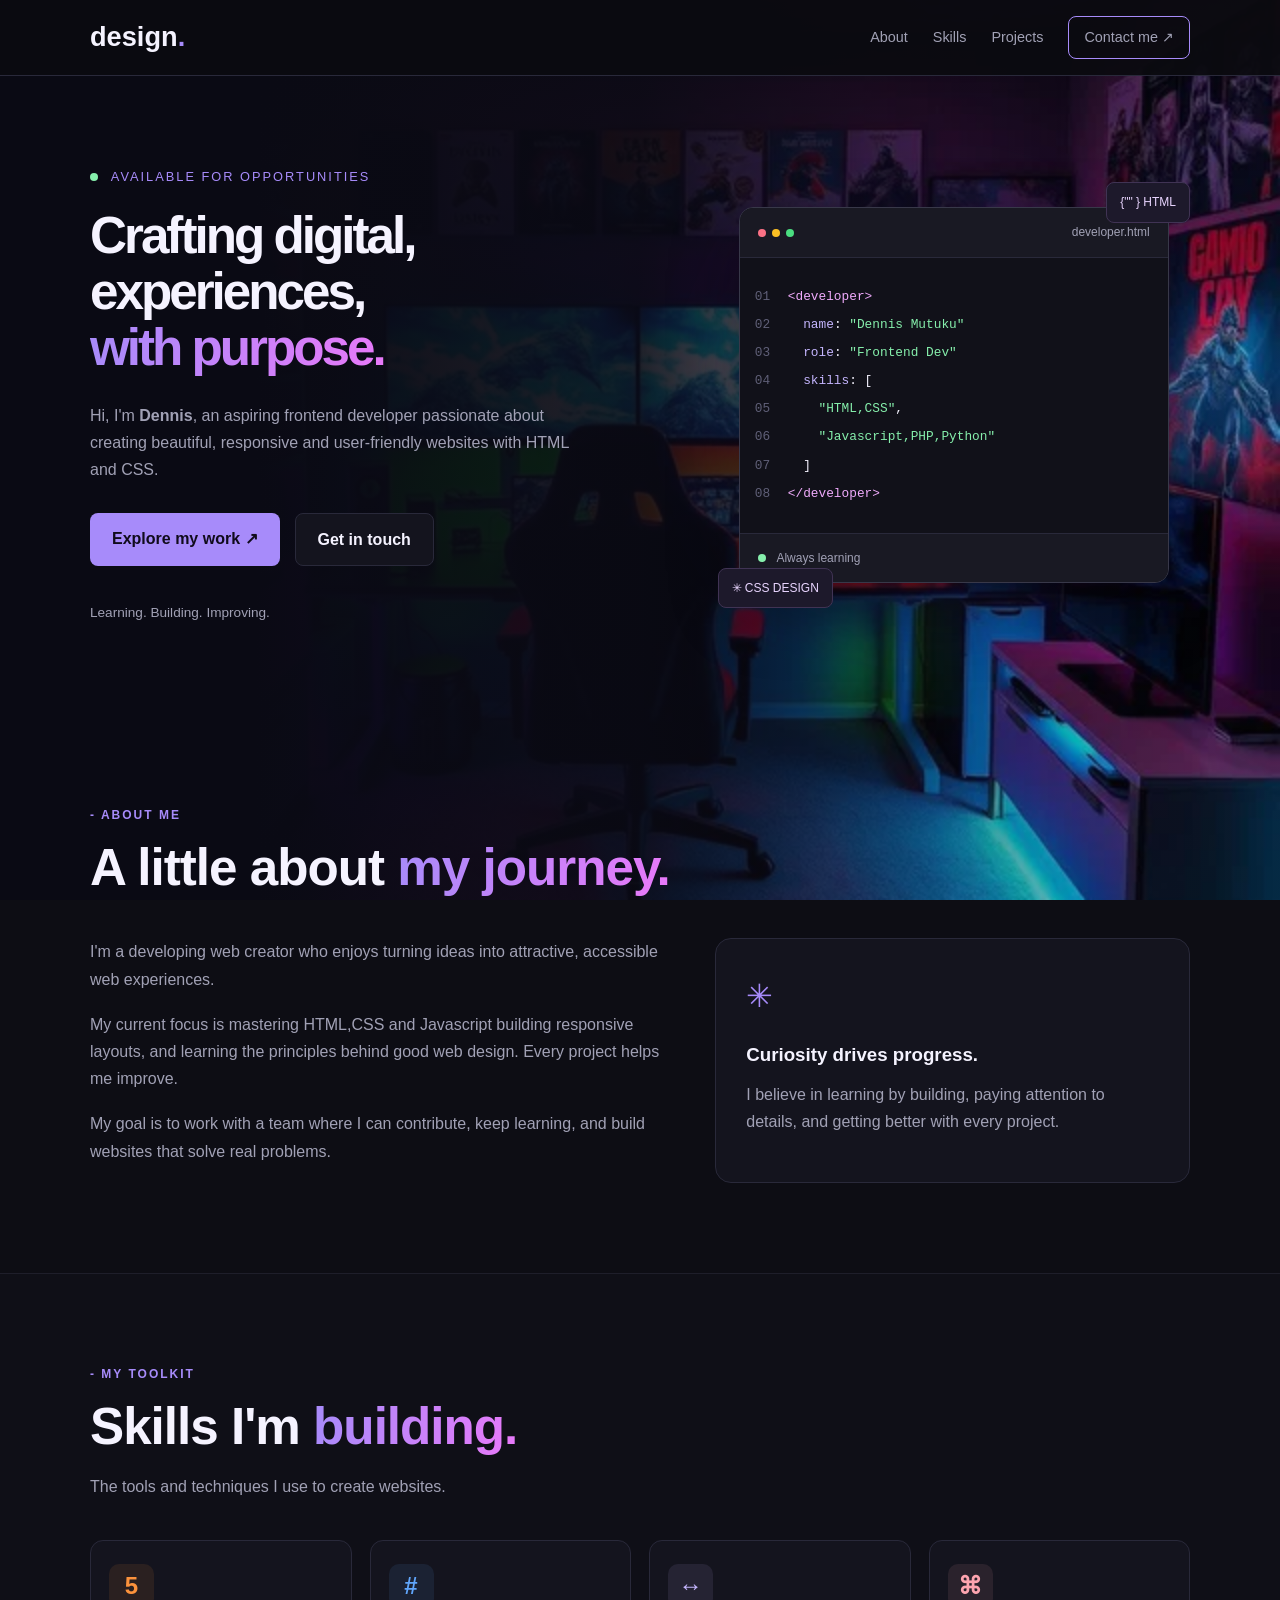
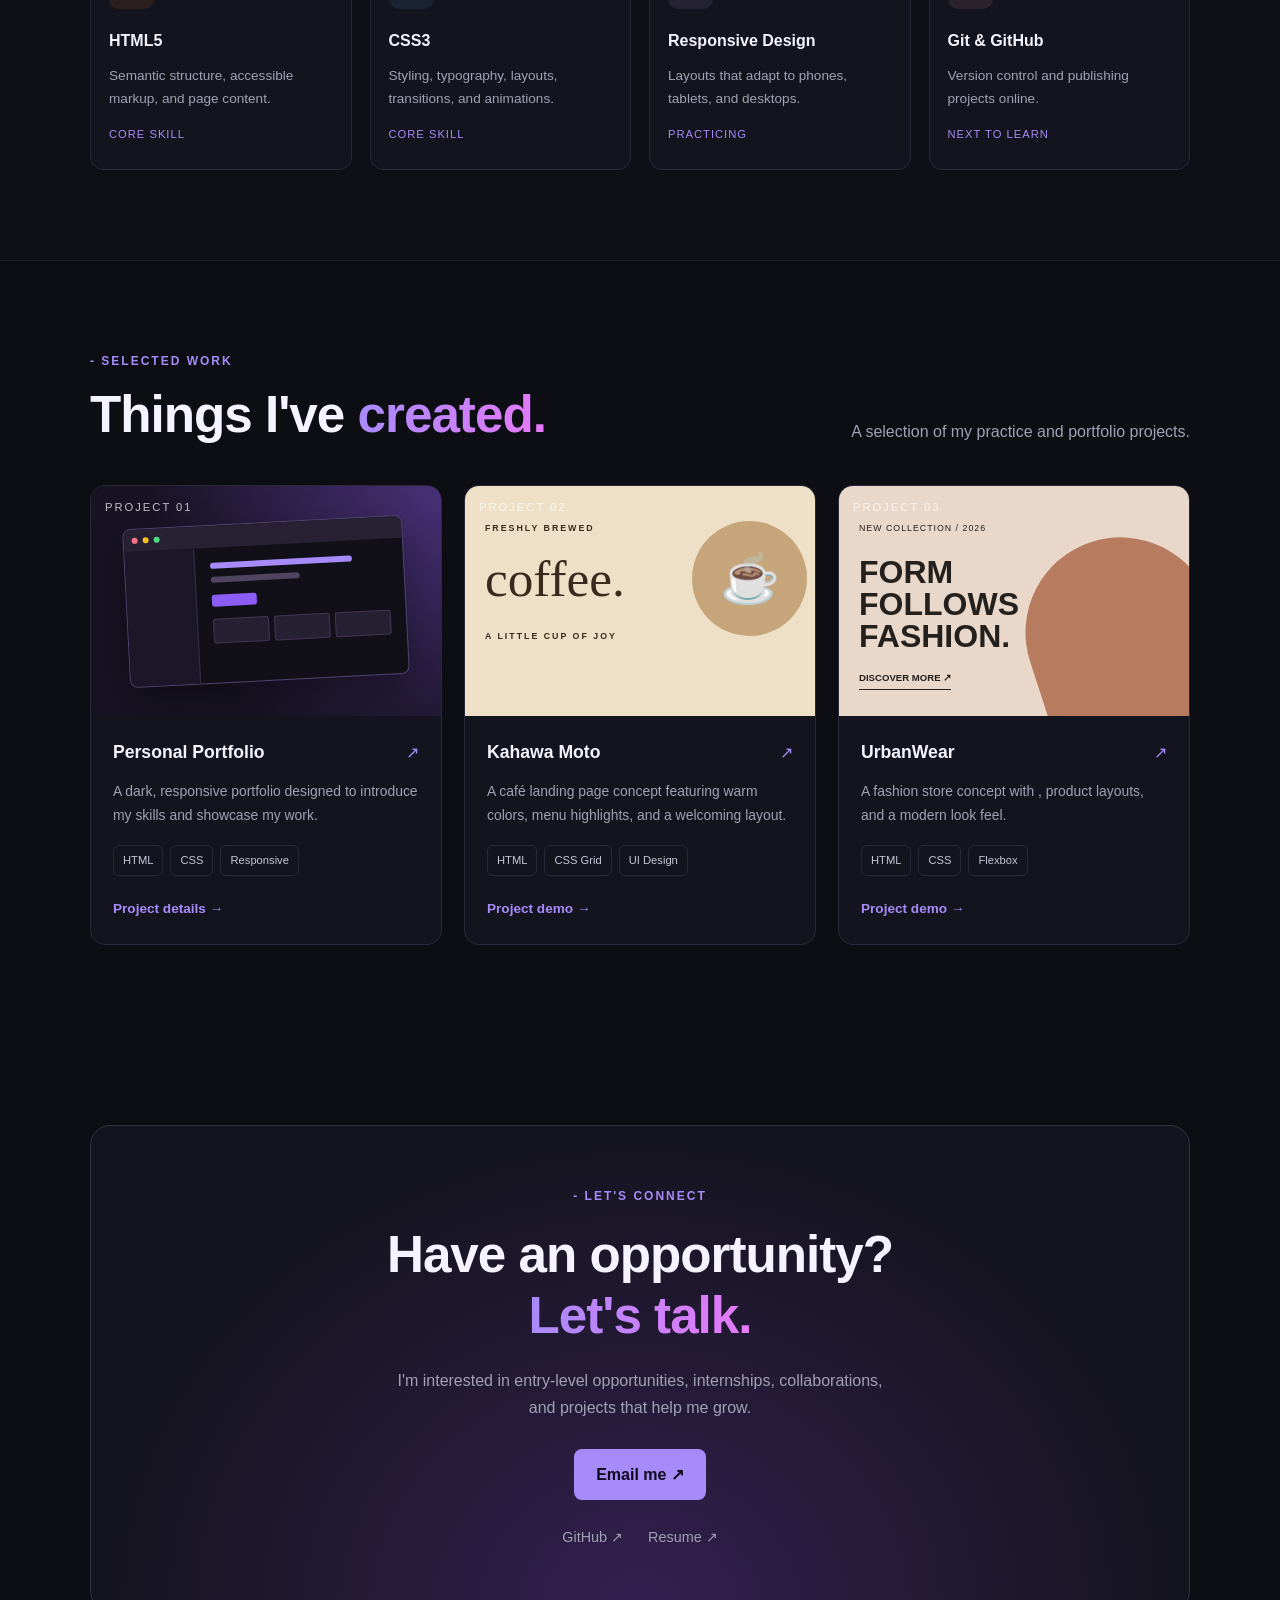
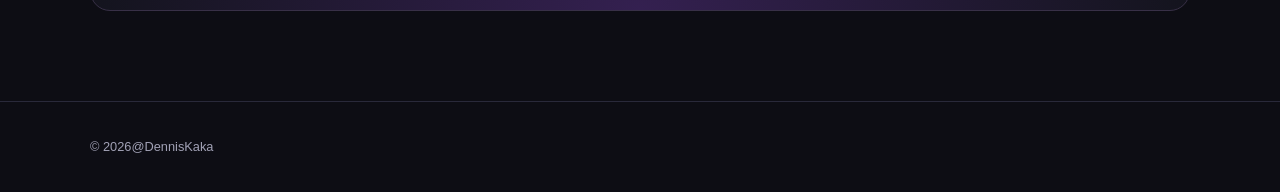
<file: my-portfolio/Index.html>
<!DOCTYPE html>
<html lang="en">
<head>
  <meta charset="UTF-8">
  <meta name="viewport" content="width=device-width, initial-scale=1.0">

  <meta
    name="description"
    content="My Portfolio, frontend developer creating clean, responsive websites."
  >

  <title>Dennis Mutuku | Frontend Developer</title>

  <link rel="stylesheet" href="style.css">
</head>

<body>
  <!-- Navigation -->
  <header class="site-header">
    <nav class="container navbar" aria-label="Main navigation">
      <a class="logo" href="#home">design<span>.</span></a>

      <div class="nav-links">
        <a href="#about">About</a>
        <a href="#skills">Skills</a>
        <a href="#projects">Projects</a>
        <a class="nav-contact" href="#contact">Contact me ↗</a>
      </div>
    </nav>
  </header>

  <main>
    <!-- Hero section -->
    <section class="hero container" id="home">
      <div class="hero-content">
        
        <p class="eyebrow">
          <span class="status-dot"></span>
          AVAILABLE FOR OPPORTUNITIES
        </p>

        <h1>
          Crafting digital, <br>
          experiences, <br>
          <span class="gradient-text"> with purpose.</span>
        </h1>

        <p class="hero-description">
          Hi, I'm <strong>Dennis</strong>, an aspiring frontend
          developer passionate about creating beautiful, responsive
          and user-friendly websites with HTML and CSS.
        </p>

        <div class="hero-actions">
          <a class="button button-primary" href="#projects">
            Explore my work <span>↗</span>
          </a>

          <a class="button button-secondary" href="#contact">
            Get in touch
          </a>
        </div>

        <div class="hero-note">
          <p>Learning. Building. Improving.</p>
        </div>
      </div>

      <div class="hero-visual" aria-hidden="true">
        <div class="visual-glow"></div>

        <div class="code-card">
          <div class="code-topbar">
            <div class="window-dots">
              <span></span>
              <span></span>
              <span></span>
            </div>
            <span>developer.html</span>
          </div>

          <div class="code-content">
            <p><span class="line-number">01</span> <span class="pink">&lt;developer&gt;</span></p>
            <p><span class="line-number">02</span> &nbsp; <span class="purple">name</span>: <span class="green">"Dennis Mutuku"</span></p>
            <p><span class="line-number">03</span> &nbsp; <span class="purple">role</span>: <span class="green">"Frontend Dev"</span></p>
            <p><span class="line-number">04</span> &nbsp; <span class="purple">skills</span>: [</p>
            <p><span class="line-number">05</span> &nbsp; &nbsp; <span class="green">"HTML,CSS"</span>,</p>
            <p><span class="line-number">06</span> &nbsp; &nbsp; <span class="green">"Javascript,PHP,Python"</span></p>
            <p><span class="line-number">07</span> &nbsp; ]</p>
            <p><span class="line-number">08</span> <span class="pink">&lt;/developer&gt;</span></p>
          </div>

          <div class="code-footer">
            <span><span class="status-dot"></span> Always learning</span>
          </div>
        </div>

        <div class="floating-tag tag-top">{"</>" } HTML</div>
        <div class="floating-tag tag-bottom">✳ CSS DESIGN</div>
      </div>
    </section>

    <!-- About section -->
    <section class="section container" id="about">
      <div class="section-heading">
        <p class="section-label">- ABOUT ME</p>
        <h2>A little about <span class="gradient-text">my journey.</span></h2>
      </div>

      <div class="about-grid">
        <div class="about-copy">
          <p>
            I'm a developing web creator who enjoys turning ideas
            into attractive, accessible web experiences.
          </p>

          <p>
            My current focus is mastering HTML,CSS and Javascript building
            responsive layouts, and learning the principles behind
            good web design. Every project helps me improve.
          </p>

          <p>
            My goal is to work with a team where I can contribute,
            keep learning, and build websites that solve real problems.
          </p>
        </div>

        <div class="about-highlight">
          <span class="highlight-symbol">✳</span>
          <h3>Curiosity drives progress.</h3>
          <p>
            I believe in learning by building, paying attention
            to details, and getting better with every project.
          </p>
        </div>
      </div>
    </section>

    <!-- Skills section -->
    <section class="section section-muted" id="skills">
      <div class="container">
        <div class="section-heading">
          <p class="section-label">- MY TOOLKIT</p>
          <h2>Skills I'm <span class="gradient-text">building.</span></h2>
          <p class="section-description">
            The tools and techniques I use to create websites.
          </p>
        </div>

        <div class="skills-grid">
          <article class="skill-card">
            <div class="skill-icon html-icon">5</div>
            <h3>HTML5</h3>
            <p>Semantic structure, accessible markup, and page content.</p>
            <span class="skill-level">CORE SKILL</span>
          </article>

          <article class="skill-card">
            <div class="skill-icon css-icon">#</div>
            <h3>CSS3</h3>
            <p>Styling, typography, layouts, transitions, and animations.</p>
            <span class="skill-level">CORE SKILL</span>
          </article>

          <article class="skill-card">
            <div class="skill-icon responsive-icon">↔</div>
            <h3>Responsive Design</h3>
            <p>Layouts that adapt to phones, tablets, and desktops.</p>
            <span class="skill-level">PRACTICING</span>
          </article>

          <article class="skill-card">
            <div class="skill-icon git-icon">⌘</div>
            <h3>Git & GitHub</h3>
            <p>Version control and publishing projects online.</p>
            <span class="skill-level">NEXT TO LEARN</span>
          </article>
        </div>
      </div>
    </section>

    <!-- Projects section -->
    <section class="section container" id="projects">
      <div class="section-heading projects-heading">
        <div>
          <p class="section-label">- SELECTED WORK</p>
          <h2>Things I've <span class="gradient-text">created.</span></h2>
        </div>

        <p class="section-description">
          A selection of my practice and portfolio projects.
        </p>
      </div>

      <div class="projects-grid">
        <article class="project-card">
          <div class="project-preview preview-portfolio">
            <div class="mock-browser">
              <div class="mock-topbar">
                <span></span><span></span><span></span>
              </div>
              <div class="mock-portfolio">
                <div class="mock-sidebar"></div>
                <div class="mock-main">
                  <div class="mock-line"></div>
                  <div class="mock-line short"></div>
                  <div class="mock-button"></div>
                  <div class="mock-blocks">
                    <span></span><span></span><span></span>
                  </div>
                </div>
              </div>
            </div>
            <span class="project-number">PROJECT 01</span>
          </div>

          <div class="project-info">
            <div class="project-title-row">
              <h3>Personal Portfolio</h3>
              <span class="project-arrow">↗</span>
            </div>
            <p>
              A dark, responsive portfolio designed to introduce
              my skills and showcase my work.
            </p>
            <div class="tag-list">
              <span>HTML</span><span>CSS</span><span>Responsive</span>
            </div>
            <a class="text-link" href="#contact">
              Project details <span>→</span>
            </a>
          </div>
        </article>

        <article class="project-card">
          <div class="project-preview preview-coffee">
            <div class="coffee-art">
              <span class="coffee-small">FRESHLY BREWED</span>
              <span class="coffee-title">coffee.</span>
              <span class="coffee-circle">☕</span>
              <span class="coffee-caption">A LITTLE CUP OF JOY</span>
            </div>
            <span class="project-number">PROJECT 02</span>
          </div>

          <div class="project-info">
            <div class="project-title-row">
              <h3>Kahawa Moto</h3>
              <span class="project-arrow">↗</span>
            </div>
            <p>
              A café landing page concept featuring warm colors,
              menu highlights, and a welcoming layout.
            </p>
            <div class="tag-list">
              <span>HTML</span><span>CSS Grid</span><span>UI Design</span>
            </div>
            <a class="text-link" href="./kahawa-moto/index.html" target="_blank" rel="noopener noreferrer">
              Project demo <span>→</span>
            </a>
          </div>
        </article>

        <article class="project-card">
          <div class="project-preview preview-store">
            <div class="store-art">
              <span class="store-label">NEW COLLECTION / 2026</span>
              <span class="store-title">FORM<br>FOLLOWS<br>FASHION.</span>
              <span class="store-button">DISCOVER MORE ↗</span>
              <span class="store-shape"></span>
            </div>
            <span class="project-number">PROJECT 03</span>
          </div>

          <div class="project-info">
            <div class="project-title-row">
              <h3>UrbanWear</h3>
              <span class="project-arrow">↗</span>
            </div>
            <p>
              A fashion store concept with ,
              product layouts, and a modern look feel.
            </p>
            <div class="tag-list">
              <span>HTML</span><span>CSS</span><span>Flexbox</span>
            </div>
            <a class="text-link" href="./form-follows-fashion/index.html" target="_blank" rel="noopener noreferrer">
              Project demo <span>→</span>
            </a>
          </div>
        </article>
      </div>
    </section>

    <!-- Contact section -->
    <section class="section container" id="contact">
      <div class="contact-panel">
        <p class="section-label">- LET'S CONNECT</p>
        <h2>Have an opportunity?<br><span class="gradient-text">Let's talk.</span></h2>
        <p class="contact-description">
          I'm interested in entry-level opportunities, internships,
          collaborations, and projects that help me grow.
        </p>

        <a class="button button-primary"
           href="mailto:your.email@example.com">
          Email me <span>↗</span>
        </a>

        <div class="social-links">
          <a href="https://github.com/" target="_blank" rel="noopener noreferrer">
            GitHub ↗
          </a>
          <a href="https://drive.google.com/file/d/1FHN9YsnF0AHIFIs-LX670HdJHnUyd2U8/view?usp=sharing" target="_blank" rel="noopener noreferrer">
            Resume ↗
          </a>
        </div>
      </div>
    </section>
  </main>

  <!-- Footer -->
  <footer class="site-footer">
    <div class="container footer-inner">
      <p>© 2026@DennisKaka</p>
    </div>
  </footer>
</body>
</html>
</file>
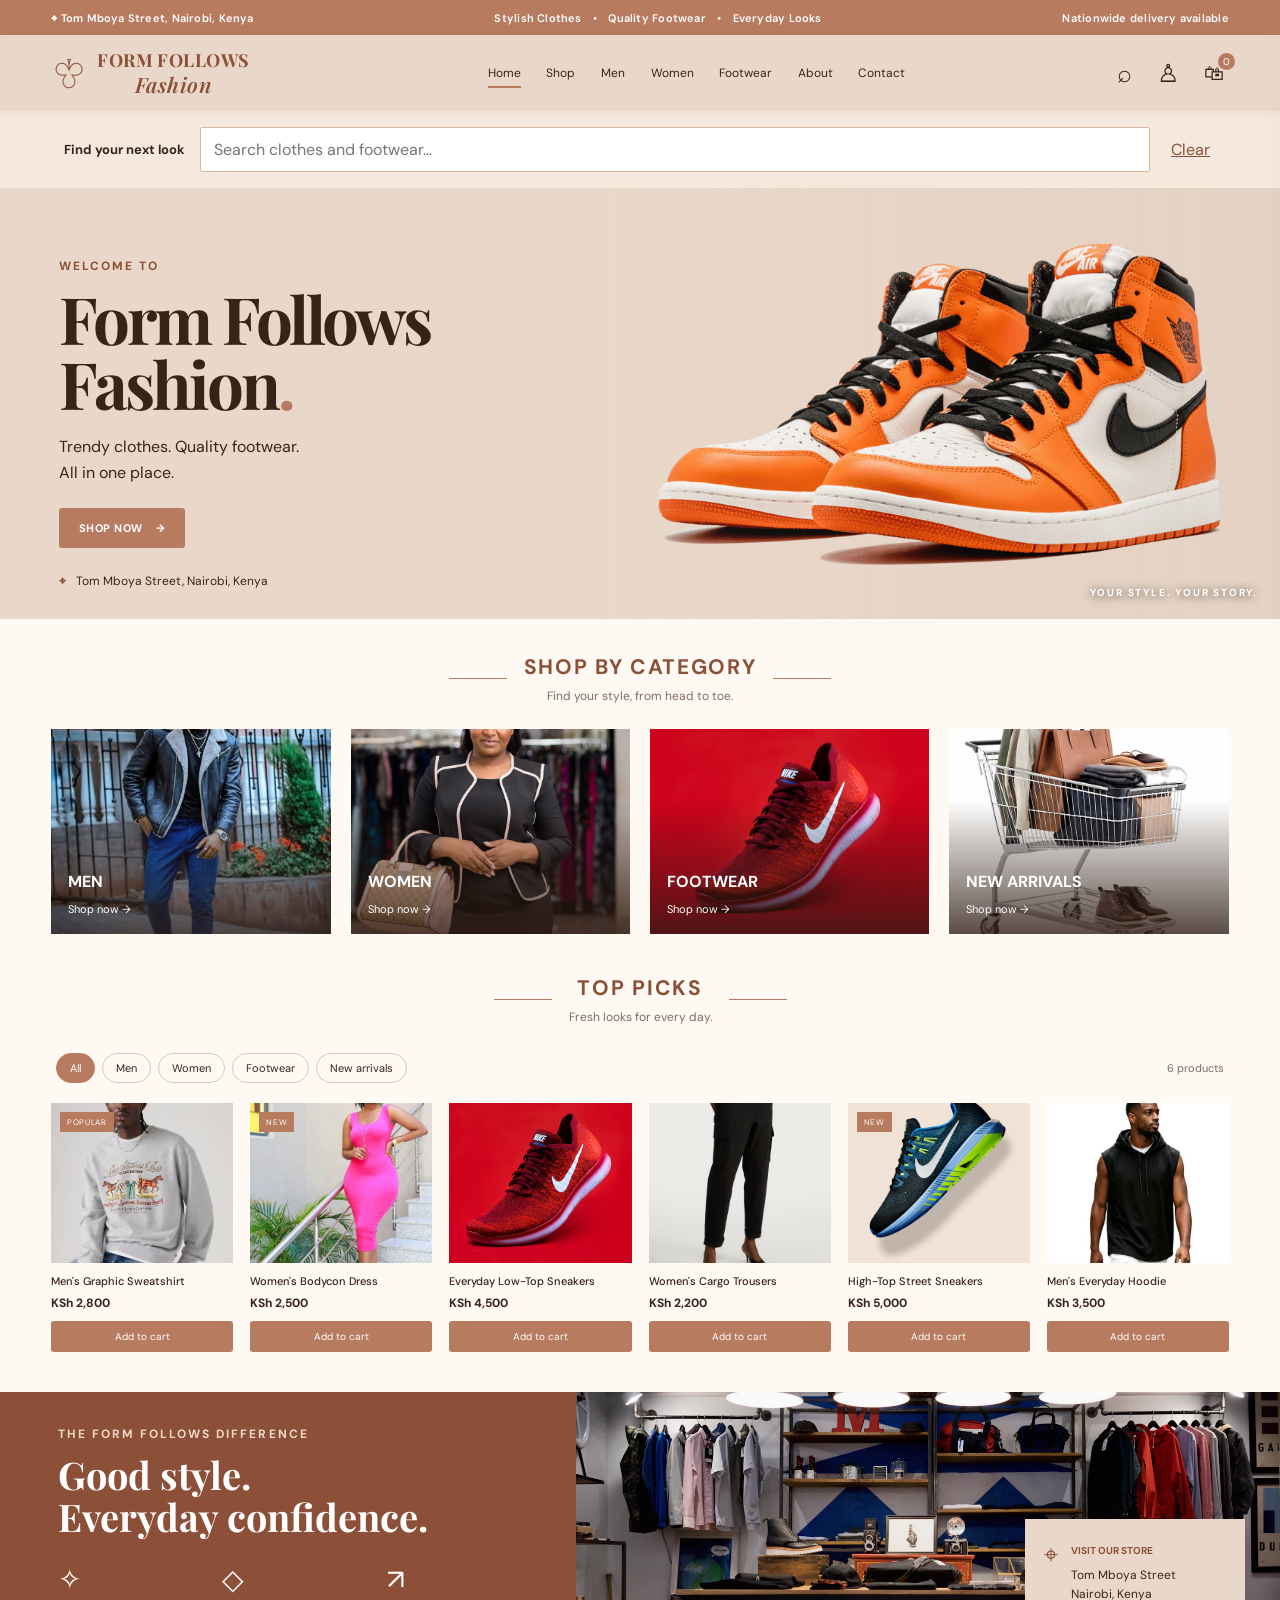
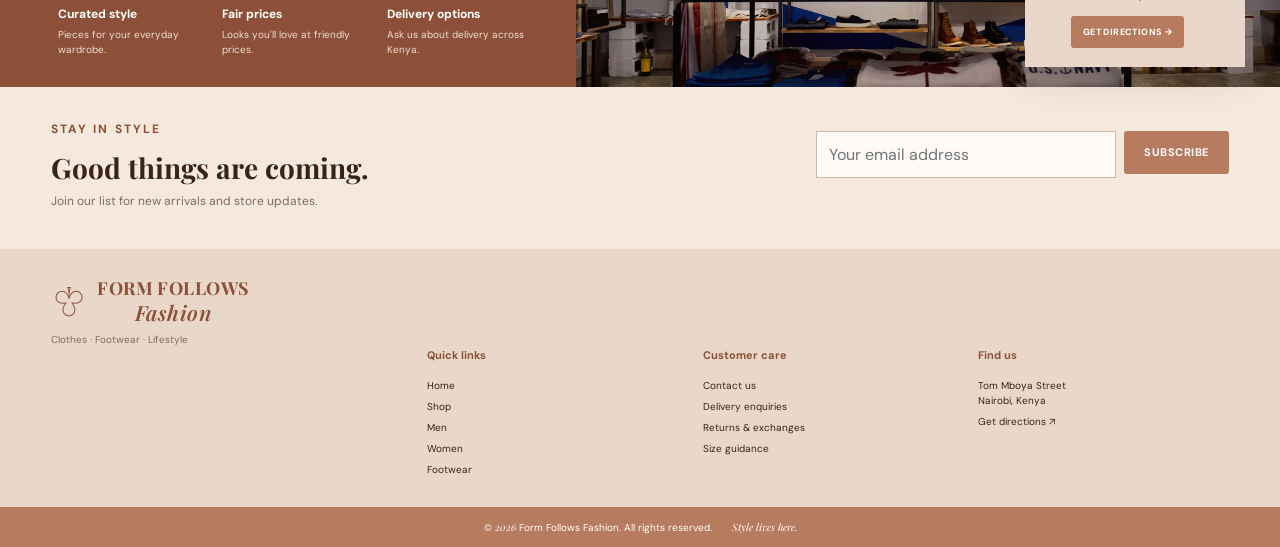
<file: my-portfolio/form-follows-fashion/index.html>
<!DOCTYPE html>
<html lang="en">
<head>
  <meta charset="UTF-8">
  <meta name="viewport" content="width=device-width, initial-scale=1.0">
  <meta name="description" content="Discover stylish clothing and quality footwear at Form Follows Fashion on Tom Mboya Street, Nairobi, Kenya.">
  <title>Form Follows Fashion | Nairobi, Kenya</title>
  <link rel="preconnect" href="https://fonts.googleapis.com">
  <link rel="preconnect" href="https://fonts.gstatic.com" crossorigin>
  <link href="https://fonts.googleapis.com/css2?family=DM+Sans:wght@400;500;600;700&family=Playfair+Display:wght@600;700;800&display=swap" rel="stylesheet">
  <link rel="stylesheet" href="style.css">
  <script src="script.js" defer></script>
</head>
<body>
  <div class="announcement">
    <span>⌖ Tom Mboya Street, Nairobi, Kenya</span>
    <span class="announcement-center">Stylish Clothes <i>•</i> Quality Footwear <i>•</i> Everyday Looks</span>
    <span>Nationwide delivery available</span>
  </div>

  <header class="site-header">
    <a class="brand" href="#home" aria-label="Form Follows Fashion home">
      <span class="brand-mark" aria-hidden="true">♧</span>
      <span class="brand-name">FORM FOLLOWS <em>Fashion</em></span>
    </a>
    <button class="menu-toggle" id="menuToggle" aria-label="Open navigation" aria-expanded="false">☰</button>
    <nav class="main-nav" id="mainNav" aria-label="Main navigation">
      <a class="active" href="#home">Home</a>
      <a href="#shop">Shop</a>
      <a href="#men">Men</a>
      <a href="#women">Women</a>
      <a href="#footwear">Footwear</a>
      <a href="#about">About</a>
      <a href="#contact">Contact</a>
    </nav>
    <div class="header-actions">
      <button class="icon-button" id="searchToggle" aria-label="Search products">⌕</button>
      <a class="icon-button account-link" href="#contact" aria-label="Contact the store">♙</a>
      <button class="icon-button cart-button" id="cartToggle" aria-label="View shopping cart">🛍 <span id="cartCount">0</span></button>
    </div>
  </header>

  <section class="search-panel" id="searchPanel" hidden>
    <label for="searchInput">Find your next look</label>
    <input id="searchInput" type="search" placeholder="Search clothes and footwear…">
    <button id="searchClear" class="text-button" type="button">Clear</button>
  </section>

  <main>
    <section class="hero" id="home">
      <div class="hero-copy">
        <p class="eyebrow">WELCOME TO</p>
        <h1>Form Follows<br>Fashion<span>.</span></h1>
        <p class="hero-description">Trendy clothes. Quality footwear.<br>All in one place.</p>
        <a class="button button-primary" href="#shop">Shop now <span>→</span></a>
        <p class="hero-location">⌖ <span>Tom Mboya Street, Nairobi, Kenya</span></p>
      </div>
      <div class="hero-image" role="img" aria-label="Fashionable people wearing modern streetwear in Nairobi">
        <div class="hero-image-label">YOUR STYLE. YOUR STORY.</div>
      </div>
    </section>

    <section class="section categories-section" id="shop">
      <div class="section-heading">
        <span></span><div><h2>Shop by category</h2><p>Find your style, from head to toe.</p></div><span></span>
      </div>
      <div class="category-grid">
        <a class="category-card" id="men" href="#products" data-filter="men">
          <img src="men.jpg" alt="Men's casual fashion" loading="lazy">
          <div class="category-overlay"><h3>Men</h3><span>Shop now →</span></div>
        </a>
        <a class="category-card" id="women" href="#products" data-filter="women">
          <img src="women.jpg" alt="Women's contemporary fashion" loading="lazy">
          <div class="category-overlay"><h3>Women</h3><span>Shop now →</span></div>
        </a>
        <a class="category-card" id="footwear" href="#products" data-filter="footwear">
          <img src="shoe.avif" alt="Stylish sneakers" loading="lazy">
          <div class="category-overlay"><h3>Footwear</h3><span>Shop now →</span></div>
        </a>
        <a class="category-card" href="#products" data-filter="new">
          <img src="new-arrivals.avif" alt="New season clothing collection" loading="lazy">
          <div class="category-overlay"><h3>New arrivals</h3><span>Shop now →</span></div>
        </a>
      </div>
    </section>

    <section class="section products-section" id="products">
      <div class="section-heading">
        <span></span><div><h2>Top picks</h2><p>Fresh looks for every day.</p></div><span></span>
      </div>
      <div class="product-toolbar">
        <div class="filter-buttons" aria-label="Filter products">
          <button class="filter-button selected" data-filter="all">All</button>
          <button class="filter-button" data-filter="men">Men</button>
          <button class="filter-button" data-filter="women">Women</button>
          <button class="filter-button" data-filter="footwear">Footwear</button>
          <button class="filter-button" data-filter="new">New arrivals</button>
        </div>
        <p id="resultCount" aria-live="polite">6 products</p>
      </div>
      <div class="product-grid" id="productGrid">
        <article class="product-card" data-category="men" data-name="Men's graphic sweatshirt">
          <div class="product-image"><img src="graphic.jpg" alt="Men's graphic sweatshirt" loading="lazy"><span class="product-tag">POPULAR</span></div>
          <h3>Men's Graphic Sweatshirt</h3><p class="product-price">KSh 2,800</p><button class="add-button" data-product="Men's Graphic Sweatshirt" data-price="2800">Add to cart</button>
        </article>
        <article class="product-card" data-category="women new" data-name="Women's bodycon dress">
          <div class="product-image"><img src="bodycon.jpg" alt="Women's fitted dress" loading="lazy"><span class="product-tag">NEW</span></div>
          <h3>Women's Bodycon Dress</h3><p class="product-price">KSh 2,500</p><button class="add-button" data-product="Women's Bodycon Dress" data-price="2500">Add to cart</button>
        </article>
        <article class="product-card" data-category="footwear men" data-name="Everyday low-top sneakers">
          <div class="product-image"><img src="shoes.avif" alt="Red and white everyday sneakers" loading="lazy"></div>
          <h3>Everyday Low-Top Sneakers</h3><p class="product-price">KSh 4,500</p><button class="add-button" data-product="Everyday Low-Top Sneakers" data-price="4500">Add to cart</button>
        </article>
        <article class="product-card" data-category="women new" data-name="Women's cargo trousers">
          <div class="product-image"><img src="women-cargo.jpeg" alt="Neutral casual trousers" loading="lazy"></div>
          <h3>Women's Cargo Trousers</h3><p class="product-price">KSh 2,200</p><button class="add-button" data-product="Women's Cargo Trousers" data-price="2200">Add to cart</button>
        </article>
        <article class="product-card" data-category="footwear new" data-name="High-top street sneakers">
          <div class="product-image"><img src="hot-sneakers.png" alt="High-top street sneakers" loading="lazy"><span class="product-tag">NEW</span></div>
          <h3>High-Top Street Sneakers</h3><p class="product-price">KSh 5,000</p><button class="add-button" data-product="High-Top Street Sneakers" data-price="5000">Add to cart</button>
        </article>
        <article class="product-card" data-category="men" data-name="Men's everyday hoodie">
          <div class="product-image"><img src="hoodie.jpg" alt="Casual everyday hoodie" loading="lazy"></div>
          <h3>Men's Everyday Hoodie</h3><p class="product-price">KSh 3,500</p><button class="add-button" data-product="Men's Everyday Hoodie" data-price="3500">Add to cart</button>
        </article>
      </div>
      <p class="empty-state" id="emptyState" hidden>No products match that search. Try another term.</p>
    </section>

    <section class="store-promo" id="about">
      <div class="benefits">
        <p class="eyebrow light">THE FORM FOLLOWS DIFFERENCE</p>
        <h2>Good style.<br>Everyday confidence.</h2>
        <div class="benefit-grid">
          <div><span class="benefit-icon">✧</span><h3>Curated style</h3><p>Pieces for your everyday wardrobe.</p></div>
          <div><span class="benefit-icon">◇</span><h3>Fair prices</h3><p>Looks you'll love at friendly prices.</p></div>
          <div><span class="benefit-icon">↗</span><h3>Delivery options</h3><p>Ask us about delivery across Kenya.</p></div>
        </div>
      </div>
      <div class="store-photo" role="img" aria-label="Fashion retail store interior">
        <div class="store-address"><span class="pin">⌖</span><div><strong>VISIT OUR STORE</strong><p>Tom Mboya Street<br>Nairobi, Kenya</p><a class="button button-primary" href="https://www.google.com/maps/search/?api=1&query=Tom+Mboya+Street+Nairobi+Kenya" target="_blank" rel="noopener">Get directions →</a></div></div>
      </div>
    </section>

    <section class="newsletter section" id="contact">
      <div><p class="eyebrow">STAY IN STYLE</p><h2>Good things are coming.</h2><p>Join our list for new arrivals and store updates.</p></div>
      <form id="newsletterForm" class="newsletter-form">
        <label class="sr-only" for="emailInput">Your email address</label>
        <input id="emailInput" type="email" placeholder="Your email address" required>
        <button class="button button-primary" type="submit">Subscribe</button>
        <p id="newsletterMessage" class="form-message" aria-live="polite"></p>
      </form>
    </section>
  </main>

  <footer class="site-footer">
    <div class="footer-main">
      <a class="brand footer-brand" href="#home"><span class="brand-mark" aria-hidden="true">♧</span><span class="brand-name">FORM FOLLOWS <em>Fashion</em></span></a>
      <p class="footer-tagline">Clothes · Footwear · Lifestyle</p>
      <div><h3>Quick links</h3><a href="#home">Home</a><a href="#shop">Shop</a><a href="#men">Men</a><a href="#women">Women</a><a href="#footwear">Footwear</a></div>
      <div><h3>Customer care</h3><a href="#contact">Contact us</a><a href="#contact">Delivery enquiries</a><a href="#contact">Returns & exchanges</a><a href="#contact">Size guidance</a></div>
      <div><h3>Find us</h3><p>Tom Mboya Street<br>Nairobi, Kenya</p><a href="https://www.google.com/maps/search/?api=1&query=Tom+Mboya+Street+Nairobi+Kenya" target="_blank" rel="noopener">Get directions ↗</a></div>
    </div>
    <div class="footer-bottom"><span>© <span id="year"></span> Form Follows Fashion. All rights reserved.</span><span>Style lives here.</span></div>
  </footer>

  <aside class="cart-drawer" id="cartDrawer" aria-label="Shopping cart" aria-hidden="true">
    <div class="cart-header"><h2>Your bag</h2><button id="cartClose" aria-label="Close shopping cart">✕</button></div>
    <div id="cartItems" class="cart-items"><p class="cart-empty">Your bag is empty. Find something you love.</p></div>
    <div class="cart-footer"><div class="cart-total"><span>Subtotal</span><strong id="cartTotal">KSh 0</strong></div><p class="cart-note">Delivery costs, if applicable, are confirmed separately.</p><button class="button button-primary checkout-button" id="checkoutButton">Enquire to order</button><p id="checkoutMessage" class="form-message" aria-live="polite"></p></div>
  </aside>
  <div class="drawer-backdrop" id="drawerBackdrop" hidden></div>
  <div class="toast" id="toast" role="status" aria-live="polite"></div>
</body>
</html>
</file>
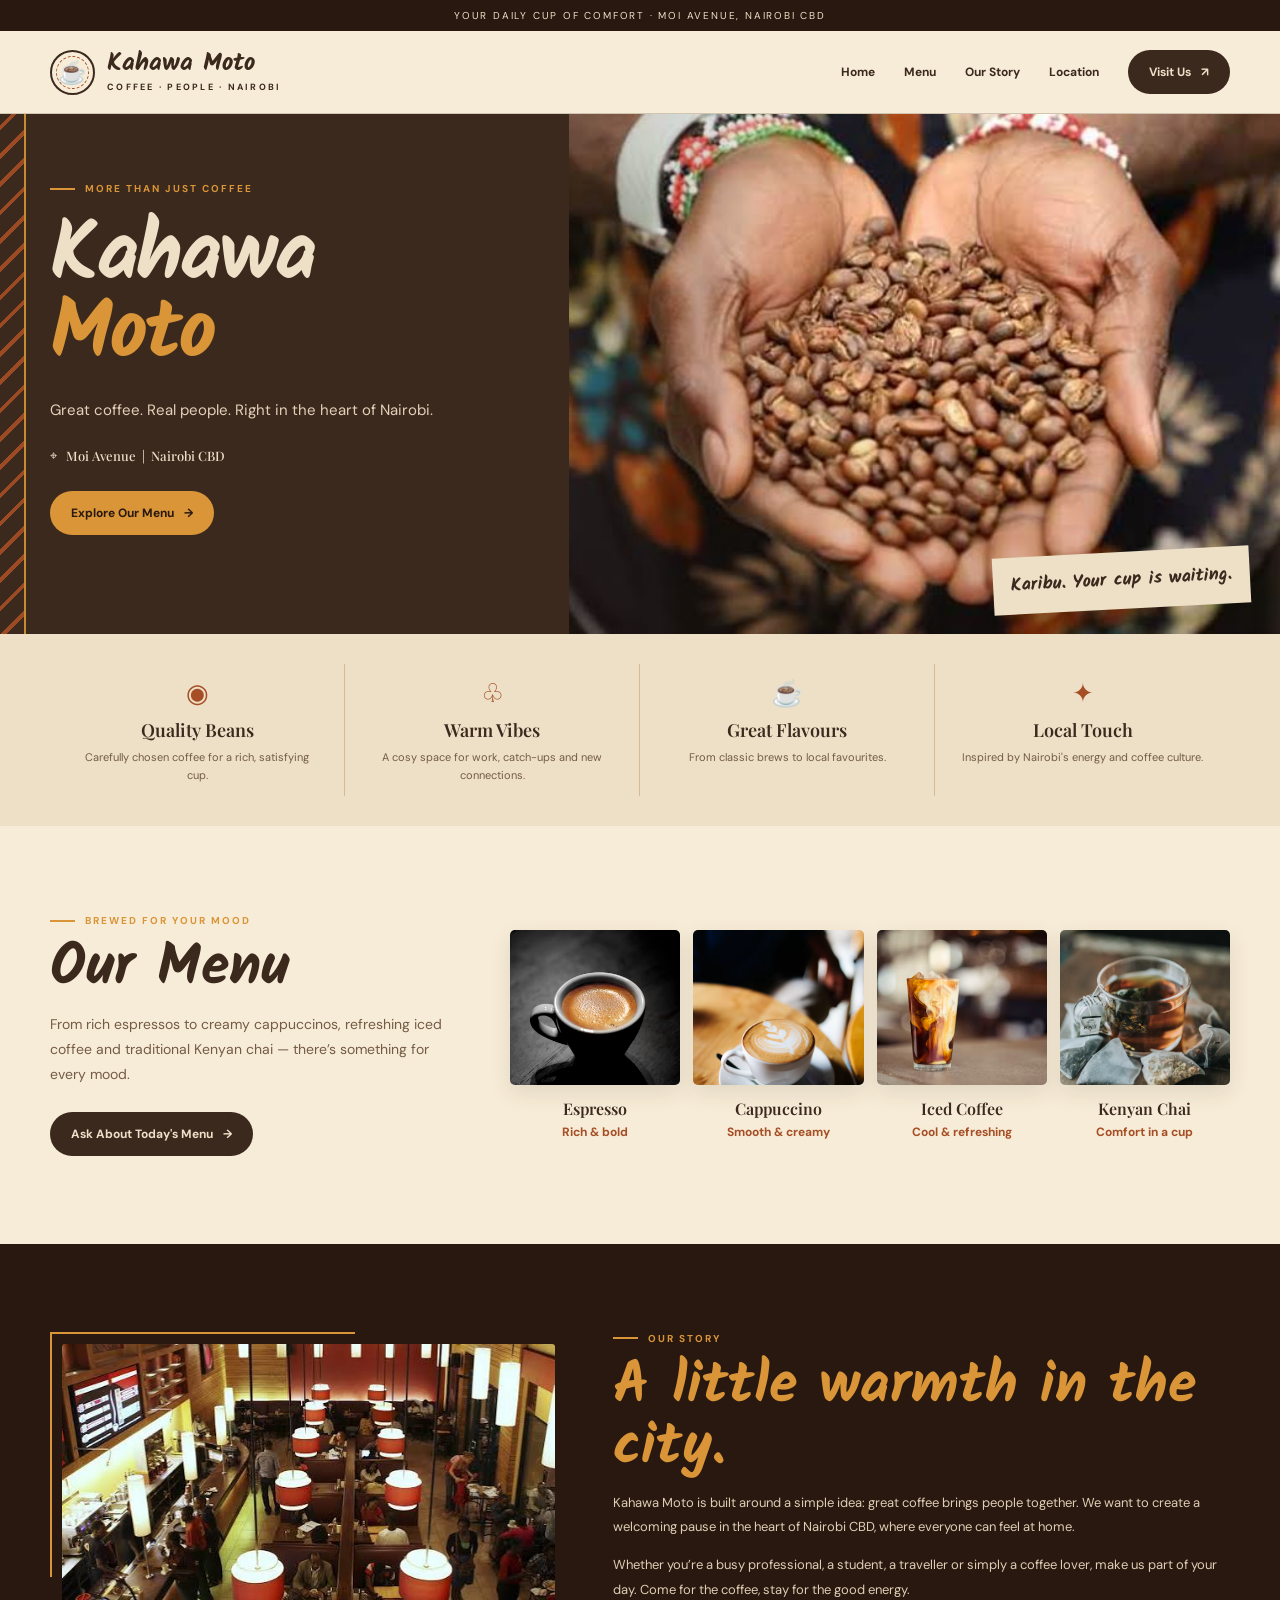
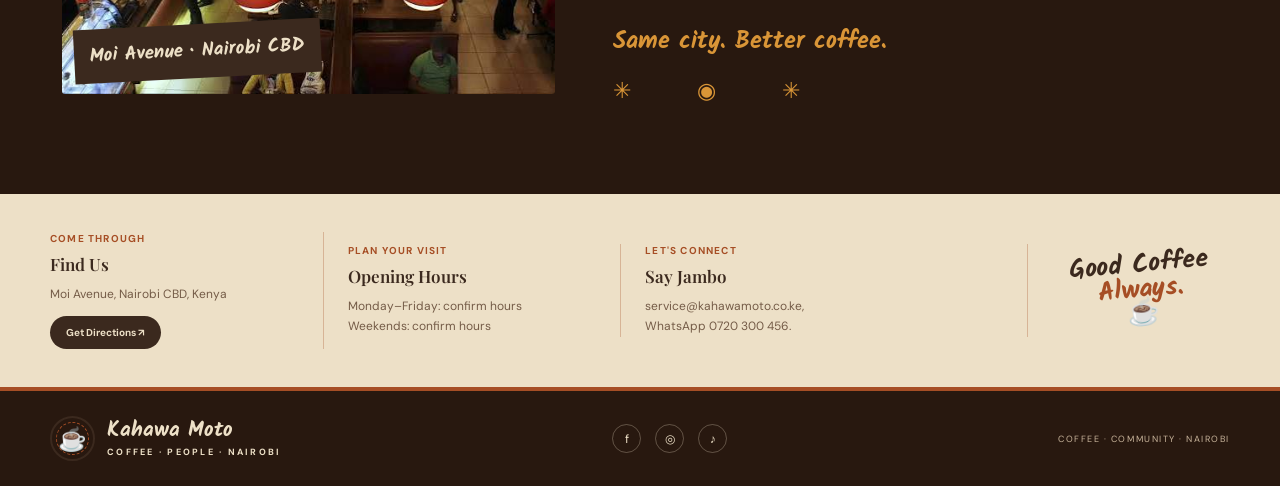
<file: my-portfolio/kahawa-moto/index.html>
<!DOCTYPE html>
<html lang="en">
<head>
<meta charset="UTF-8">
<meta name="viewport" content="width=device-width, initial-scale=1">
<meta name="theme-color" content="#3b291e">
<meta name="description" content="Kahawa Moto — great coffee, real people, right in the heart of Nairobi CBD along Moi Avenue.">
<title>Kahawa Moto — Great Coffee. Real People.</title>
<link rel="preconnect" href="https://fonts.googleapis.com">
<link rel="preconnect" href="https://fonts.gstatic.com" crossorigin>
<link href="https://fonts.googleapis.com/css2?family=DM+Sans:wght@400;500;600;700&family=Kalam:wght@400;700&family=Playfair+Display:wght@500;600;700&display=swap" rel="stylesheet">
<link rel="stylesheet" href="style.css">
</head>
<body>
<div class="topline">Your daily cup of comfort · Moi Avenue, Nairobi CBD</div>
<header><div class="container nav">
  <a class="logo" href="#home" aria-label="Kahawa Moto home"><span class="logo-icon">☕</span><span class="logo-text">Kahawa Moto<small>COFFEE · PEOPLE · NAIROBI</small></span></a>
  <nav class="navlinks" aria-label="Main navigation"><a href="#home">Home</a><a href="#menu">Menu</a><a href="#story">Our Story</a><a href="#visit">Location</a><a class="cta" href="#visit">Visit Us <span>↗</span></a></nav>
</div></header>
<main>
<section class="hero" id="home"><div class="pattern"></div><div class="container hero-grid">
  <div class="hero-copy"><div class="eyebrow">More than just coffee</div><h1>Kahawa<span>Moto</span></h1><p>Great coffee. Real people. Right in the heart of Nairobi.</p><div class="place">⌖ <span>Moi Avenue&nbsp; | &nbsp;Nairobi CBD</span></div><a class="cta gold" href="#menu">Explore Our Menu <span>→</span></a></div>
  <div class="hero-image"><img src="images.jpg" alt="Warm, inviting coffee bar with freshly brewed coffee"><div class="image-caption">Karibu. Your cup is waiting.</div></div>
</div></section>
<section class="values"><div class="container value-grid">
  <div class="value"><div class="symbol">◉</div><h3>Quality Beans</h3><p>Carefully chosen coffee for a rich, satisfying cup.</p></div>
  <div class="value"><div class="symbol">♧</div><h3>Warm Vibes</h3><p>A cosy space for work, catch-ups and new connections.</p></div>
  <div class="value"><div class="symbol">☕</div><h3>Great Flavours</h3><p>From classic brews to local favourites.</p></div>
  <div class="value"><div class="symbol">✦</div><h3>Local Touch</h3><p>Inspired by Nairobi's energy and coffee culture.</p></div>
</div></section>
<section class="content" id="menu"><div class="container menu-layout">
  <div class="section-intro"><div class="eyebrow">Brewed for your mood</div><h2 class="script-title">Our Menu</h2><p>From rich espressos to creamy cappuccinos, refreshing iced coffee and traditional Kenyan chai — there’s something for every mood.</p><a class="cta" href="#visit">Ask About Today's Menu <span>→</span></a></div>
  <div class="menu-items">
    <article class="dish"><img src="expresso.avif" alt="A cup of espresso"><h3>Espresso</h3><p>Rich &amp; bold</p></article>
    <article class="dish"><img src="cappuccino.avif" alt="Cappuccino with latte art"><h3>Cappuccino</h3><p>Smooth &amp; creamy</p></article>
    <article class="dish"><img src="iced-coffee.avif" alt="Iced coffee in a glass"><h3>Iced Coffee</h3><p>Cool &amp; refreshing</p></article>
    <article class="dish"><img src="kenyan-chai.avif" alt="A warm cup of tea"><h3>Kenyan Chai</h3><p>Comfort in a cup</p></article>
  </div>
</div></section>
<section class="content story" id="story"><div class="container story-grid">
  <div class="city-photo"><img src="room.jpg" alt="Bustling city street"><div class="city-tag">Moi Avenue · Nairobi CBD</div></div>
  <div class="story-copy"><div class="eyebrow">Our story</div><h2 class="script-title">A little warmth in the city.</h2><p>Kahawa Moto is built around a simple idea: great coffee brings people together. We want to create a welcoming pause in the heart of Nairobi CBD, where everyone can feel at home.</p><p>Whether you’re a busy professional, a student, a traveller or simply a coffee lover, make us part of your day. Come for the coffee, stay for the good energy.</p><div class="signoff">Same city. Better coffee.</div><div class="beans">✳ &nbsp; ◉ &nbsp; ✳</div></div>
</div></section>
<section class="visit" id="visit"><div class="container visit-grid">
  <div class="visit-item"><div class="mini">Come through</div><h3>Find Us</h3><p>Moi Avenue, Nairobi CBD, Kenya<br></p><a class="cta" href="https://www.google.com/maps/search/?api=1&amp;query=Moi+Avenue%2C+Nairobi+CBD" target="_blank" rel="noopener">Get Directions ↗</a></div>
  <div class="visit-item"><div class="mini">Plan your visit</div><h3>Opening Hours</h3><p>Monday–Friday: confirm hours<br>Weekends: confirm hours</p></div>
  <div class="visit-item"><div class="mini">Let's connect</div><h3>Say Jambo</h3><p>service@kahawamoto.co.ke,<br>WhatsApp 0720 300 456.</p></div>
  <div class="good-coffee">Good Coffee<span>Always.</span>☕</div>
</div></section>
</main>
<footer><div class="container footer-inner">
  <a class="logo" href="#home"><span class="logo-icon">☕</span><span class="logo-text">Kahawa Moto<small>COFFEE · PEOPLE · NAIROBI</small></span></a>
  <div class="social" aria-label="Social links"><a href="#visit" aria-label="Facebook">f</a><a href="#visit" aria-label="Instagram">◎</a><a href="#visit" aria-label="TikTok">♪</a></div>
  <div class="copyright">Coffee · Community · Nairobi</div>
</div></footer>
</body>
</html>
</file>
<file: my-portfolio/style.css>
:root {
  --bg: #0d0d14;
  --card: #14141e;
  --border: #29293a;
  --text: #f5f3ff;
  --muted: #a1a1b5;
  --purple: #a78bfa;
  --pink: #e879f9;
}

* {
  margin: 0;
  padding: 0;
  box-sizing: border-box;
}

html {
  scroll-behavior: smooth;
  scroll-padding-top: 90px;
}

body {
  background: var(--bg);
  color: var(--text);
  font-family: Arial, Helvetica, sans-serif;
  line-height: 1.7;
}

a {
  color: inherit;
  text-decoration: none;
}

img {
  max-width: 100%;
  display: block;
}

.container {
  width: min(1100px, 90%);
  margin: auto;
}

section {
  padding: 90px 0;
}

/* ===== 2. NAVIGATION ===== */

.site-header {
  position: sticky;
  top: 0;
  z-index: 100;
  background: rgba(11, 11, 16, 0.95);
  border-bottom: 1px solid var(--border);
}

.navbar {
  min-height: 75px;
  display: flex;
  justify-content: space-between;
  align-items: center;
  gap: 20px;
}

.logo {
  font-size: 1.7rem;
  font-weight: 800;
}

.logo span {
  color: var(--purple);
}

.nav-links {
  display: flex;
  align-items: center;
  gap: 25px;
}

.nav-links a {
  color: var(--muted);
  font-size: 0.9rem;
  transition: color 0.3s;
}

.nav-links a:hover {
  color: var(--purple);
}

.nav-links .nav-contact {
  padding: 8px 15px;
  border: 1px solid var(--purple);
  border-radius: 8px;
}

/* ===== 3. HERO SECTION ===== */

.hero {
  min-height: 620px;
  display: grid;
  grid-template-columns: 1.1fr 0.9fr;
  align-items: center;
  gap: 50px;
}

/*.hero {
  position: relative;
  isolation: isolate;
  overflow: hidden;
  min-height: 600px;
}*/

/* Full-width background image */
.hero::before {
  content: "";
  position: absolute;
  inset: 0;
  z-index: -1;

  background-image:
    linear-gradient(
      to left,
      rgba(12, 12, 27, 0.1) 0%,
      rgba(10, 10, 20, 0.4) 25%,
      rgba(10, 10, 20, 0.9) 50%,
      #0a0a14 80%
    ),
    url("background.webp");

  background-size: cover;
  background-position: center;
  background-repeat: no-repeat;
}

.eyebrow {
  color: var(--purple);
  font-size: 0.8rem;
  letter-spacing: 2px;
  margin-bottom: 20px;
}

.status-dot {
  display: inline-block;
  width: 8px;
  height: 8px;
  background: #86efac;
  border-radius: 50%;
  margin-right: 8px;
}

.hero h1 {
  font-size: clamp(3rem, 4vw, 4rem);
  line-height: 1.1;
  letter-spacing: -3px;
}

.gradient-text {
  background: linear-gradient(100deg, var(--purple), var(--pink));
  -webkit-background-clip: text;
  background-clip: text;
  color: transparent;
}

.hero-description {
  max-width: 500px;
  margin-top: 25px;
  color: var(--muted);
}

.hero-actions {
  display: flex;
  flex-wrap: wrap;
  gap: 15px;
  margin-top: 30px;
}

.button {
  display: inline-block;
  padding: 12px 22px;
  border-radius: 8px;
  font-weight: 700;
  transition: transform 0.3s, background 0.3s;
}

.button:hover {
  transform: translateY(-3px);
}

.button-primary {
  background: var(--purple);
  color: #100b1b;
}

.button-primary:hover {
  background: var(--pink);
}

.button-secondary {
  border: 1px solid var(--border);
  background: var(--card);
}

.hero-note {
  margin-top: 35px;
  color: var(--muted);
  font-size: 0.85rem;
}

/* ===== 4. CODE PREVIEW ===== */

.hero-visual {
  position: relative;
  display: grid;
  place-items: center;
  padding: 30px 0;
}

.visual-glow {
  position: absolute;
  width: 75%;
  aspect-ratio: 1;
  background: #7c3aed;
  opacity: 0.15;
  filter: blur(80px);
  border-radius: 50%;
}

.code-card {
  position: relative;
  width: 100%;
  max-width: 430px;
  overflow: hidden;
  border: 1px solid #383849;
  border-radius: 14px;
  background: #111119;
  box-shadow: 0 25px 70px #0005;
}

.code-topbar,
.code-footer {
  display: flex;
  justify-content: space-between;
  align-items: center;
  padding: 14px 18px;
  background: #191923;
  color: var(--muted);
  font-size: 0.75rem;
}

.code-topbar {
  border-bottom: 1px solid var(--border);
}

.window-dots {
  display: flex;
  gap: 6px;
}

.window-dots span {
  width: 8px;
  height: 8px;
  border-radius: 50%;
  background: #fb7185;
}

.window-dots span:nth-child(2) {
  background: #fbbf24;
}

.window-dots span:nth-child(3) {
  background: #4ade80;
}

.code-content {
  padding: 25px 15px;
  overflow-x: auto;
}

.code-content p {
  font-family: monospace;
  font-size: 0.8rem;
  line-height: 2.2;
  white-space: pre;
}

.line-number {
  color: #606078;
  margin-right: 10px;
}

.pink {
  color: #f0abfc;
}

.purple {
  color: #c4b5fd;
}

.green {
  color: #86efac;
}

.code-footer {
  border-top: 1px solid var(--border);
}

.floating-tag {
  position: absolute;
  padding: 9px 13px;
  background: #1d192b;
  border: 1px solid #403354;
  border-radius: 8px;
  color: #e9d5ff;
  font-size: 0.75rem;
}

.tag-top {
  top: 5px;
  right: 0;
}

.tag-bottom {
  bottom: 5px;
  left: 0;
}

/* ===== 5. SECTION HEADINGS ===== */

.section-label {
  color: var(--purple);
  font-size: 0.75rem;
  font-weight: bold;
  letter-spacing: 2px;
  margin-bottom: 12px;
}

.section-heading {
  margin-bottom: 40px;
}

.section-heading h2,
.contact-panel h2 {
  font-size: clamp(2rem, 4vw, 3.2rem);
  line-height: 1.2;
  letter-spacing: -1px;
}

.section-description {
  max-width: 500px;
  margin-top: 15px;
  color: var(--muted);
}

/* ===== 6. ABOUT SECTION ===== */

.section-muted {
  background: #0f0f17;
  border-block: 1px solid #1e1e2a;
}

.about-grid {
  display: grid;
  grid-template-columns: 1.1fr 0.9fr;
  gap: 45px;
}

.about-copy p {
  color: var(--muted);
  margin-bottom: 18px;
}

.about-highlight {
  padding: 30px;
  border: 1px solid var(--border);
  border-radius: 16px;
  background: var(--card);
}

.highlight-symbol {
  font-size: 2rem;
  color: var(--purple);
}

.about-highlight h3 {
  margin: 15px 0 10px;
}

.about-highlight p {
  color: var(--muted);
}

/* ===== 7. SKILLS SECTION ===== */

.skills-grid {
  display: grid;
  grid-template-columns: repeat(4, minmax(0, 1fr));
  gap: 18px;
}

.skill-card {
  padding: 23px 18px;
  background: var(--card);
  border: 1px solid var(--border);
  border-radius: 13px;
  transition: transform 0.3s, border-color 0.3s;
}

.skill-card:hover {
  transform: translateY(-5px);
  border-color: var(--purple);
}

.skill-icon {
  width: 45px;
  height: 45px;
  display: grid;
  place-items: center;
  margin-bottom: 18px;
  border-radius: 10px;
  font-size: 1.5rem;
  font-weight: bold;
}

.html-icon {
  color: #fb923c;
  background: #fb923c18;
}

.css-icon {
  color: #60a5fa;
  background: #60a5fa18;
}

.responsive-icon {
  color: #c4b5fd;
  background: #c4b5fd18;
}

.git-icon {
  color: #fda4af;
  background: #fda4af18;
}

.skill-card h3 {
  font-size: 1rem;
}

.skill-card p {
  color: var(--muted);
  font-size: 0.85rem;
  margin-top: 10px;
}

.skill-level {
  display: inline-block;
  color: var(--purple);
  font-size: 0.7rem;
  margin-top: 15px;
  letter-spacing: 1px;
}

/* ===== 8. PROJECT CARDS ===== */

.projects-heading {
  display: flex;
  align-items: end;
  justify-content: space-between;
  gap: 25px;
}

.projects-grid {
  display: grid;
  grid-template-columns: repeat(3, minmax(0, 1fr));
  gap: 22px;
}

.project-card {
  overflow: hidden;
  min-width: 0;
  background: var(--card);
  border: 1px solid var(--border);
  border-radius: 15px;
  transition: transform 0.3s, border-color 0.3s;
}

.project-card:hover {
  transform: translateY(-5px);
  border-color: #7658b7;
}

.project-preview {
  position: relative;
  min-height: 230px;
  display: grid;
  place-items: center;
  overflow: hidden;
}

.project-number {
  position: absolute;
  top: 12px;
  left: 14px;
  font-size: 0.7rem;
  letter-spacing: 2px;
  color: #ffffffbb;
}

/* Portfolio preview */

.preview-portfolio {
  background: radial-gradient(circle at top right, #493078, #171323 70%);
}

.mock-browser {
  width: 80%;
  overflow: hidden;
  border: 1px solid #51436e;
  border-radius: 8px;
  background: #111019;
  transform: rotate(-3deg);
  box-shadow: 0 15px 40px #0005;
}

.mock-topbar {
  display: flex;
  gap: 5px;
  padding: 8px;
  background: #272133;
}

.mock-topbar span {
  width: 6px;
  height: 6px;
  border-radius: 50%;
  background: #fb7185;
}

.mock-topbar span:nth-child(2) {
  background: #fbbf24;
}

.mock-topbar span:nth-child(3) {
  background: #4ade80;
}

.mock-portfolio {
  display: flex;
  min-height: 135px;
}

.mock-sidebar {
  width: 25%;
  background: #1c1728;
  border-right: 1px solid #373047;
}

.mock-main {
  flex: 1;
  padding: 15px;
}

.mock-line {
  width: 80%;
  height: 6px;
  margin-bottom: 8px;
  border-radius: 5px;
  background: var(--purple);
}

.mock-line.short {
  width: 50%;
  background: #504461;
}

.mock-button {
  width: 45px;
  height: 12px;
  margin-top: 12px;
  background: #8b5cf6;
  border-radius: 3px;
}

.mock-blocks {
  display: flex;
  gap: 5px;
  margin-top: 12px;
}

.mock-blocks span {
  flex: 1;
  height: 25px;
  border: 1px solid #433455;
  background: #252032;
  border-radius: 3px;
}

/* Coffee shop preview */

.preview-coffee {
  background: #ede0c7;
  color: #3b291e;
}

.coffee-art {
  position: relative;
  width: 100%;
  height: 230px;
  padding: 35px 20px;
  overflow: hidden;
}

.coffee-small,
.coffee-caption {
  display: block;
  position: relative;
  z-index: 1;
  font-size: 0.55rem;
  font-weight: bold;
  letter-spacing: 2px;
}

.coffee-title {
  display: block;
  position: relative;
  z-index: 1;
  margin-top: 15px;
  font-family: Georgia, serif;
  font-size: clamp(2.2rem, 4vw, 3.3rem);
  line-height: 1.1;
}

.coffee-circle {
  position: absolute;
  top: 35px;
  right: 8px;
  width: 115px;
  height: 115px;
  display: grid;
  place-items: center;
  border-radius: 50%;
  background: #c7a57b;
  font-size: 3rem;
}

.coffee-caption {
  margin-top: 22px;
}

/* Fashion store preview */

.preview-store {
  background: #e9d8c9;
  color: #24201e;
}

.store-art {
  position: relative;
  width: 100%;
  height: 230px;
  padding: 35px 20px;
  overflow: hidden;
}

.store-label,
.store-title,
.store-button {
  position: relative;
  z-index: 1;
  display: block;
}

.store-label {
  font-size: 0.55rem;
  letter-spacing: 1px;
}

.store-title {
  margin-top: 20px;
  font-size: 2rem;
  font-weight: 900;
  line-height: 1;
}

.store-button {
  width: fit-content;
  margin-top: 18px;
  padding-bottom: 3px;
  border-bottom: 1px solid #24201e;
  font-size: 0.6rem;
  font-weight: bold;
}

.store-shape {
  position: absolute;
  right: -35px;
  bottom: -65px;
  width: 190px;
  height: 245px;
  border-radius: 100px 100px 0 0;
  background: #b77b60;
  transform: rotate(-18deg);
}

/* Project details */

.project-info {
  padding: 22px;
}

.project-title-row {
  display: flex;
  justify-content: space-between;
  align-items: center;
  gap: 10px;
}

.project-title-row h3 {
  font-size: 1.1rem;
}

.project-arrow {
  color: var(--purple);
}

.project-info > p {
  margin-top: 12px;
  color: var(--muted);
  font-size: 0.87rem;
}

.tag-list {
  display: flex;
  flex-wrap: wrap;
  gap: 7px;
  margin: 18px 0;
}

.tag-list span {
  padding: 5px 9px;
  border: 1px solid var(--border);
  border-radius: 6px;
  color: #c8c5d8;
  font-size: 0.7rem;
}

.text-link {
  display: inline-block;
  color: var(--purple);
  font-size: 0.85rem;
  font-weight: bold;
}

.text-link:hover {
  color: var(--pink);
}

.projects-note {
  margin-top: 25px;
  color: var(--muted);
  font-size: 0.82rem;
}

/* ===== 9. CONTACT SECTION ===== */

.contact-panel {
  padding: 60px 25px;
  text-align: center;
  border: 1px solid #383047;
  border-radius: 20px;
  background: radial-gradient(ellipse at bottom, #342050, var(--card) 70%);
}

.contact-panel h2 {
  margin-top: 18px;
}

.contact-description {
  max-width: 500px;
  margin: 20px auto 28px;
  color: var(--muted);
}

.social-links {
  display: flex;
  justify-content: center;
  flex-wrap: wrap;
  gap: 25px;
  margin-top: 25px;
}

.social-links a {
  color: var(--muted);
  font-size: 0.9rem;
}

.social-links a:hover {
  color: var(--purple);
}

/* ===== 10. FOOTER ===== */

.site-footer {
  border-top: 1px solid var(--border);
}

.footer-inner {
  min-height: 90px;
  display: flex;
  justify-content: space-between;
  align-items: center;
  gap: 20px;
}

.footer-inner p {
  color: var(--muted);
  font-size: 0.8rem;
}

/* ===== 11. TABLET RESPONSIVENESS ===== */

@media (max-width: 900px) {
  .hero {
    grid-template-columns: 1fr 0.85fr;
    gap: 25px;
  }

  .hero h1 {
    font-size: clamp(3rem, 6vw, 4rem);
    letter-spacing: -2px;
  }

  .skills-grid {
    grid-template-columns: repeat(2, minmax(0, 1fr));
  }

  .projects-grid {
    grid-template-columns: repeat(2, minmax(0, 1fr));
  }

  .project-card:last-child {
    grid-column: 1 / -1;
  }

  .about-grid {
    gap: 25px;
  }
}

/* ===== 12. MOBILE RESPONSIVENESS ===== */

@media (max-width: 600px) {
  .container {
    width: 90%;
  }

  section {
    padding: 65px 0;
  }

  .navbar {
    padding: 12px 0;
    flex-wrap: wrap;
    gap: 12px;
  }

  .logo {
    font-size: 1.5rem;
  }

  .nav-links {
    width: 100%;
    justify-content: space-between;
    gap: 8px;
  }

  .nav-links a {
    font-size: 0.75rem;
  }

  .nav-links .nav-contact {
    padding: 5px 9px;
  }

  .hero {
    min-height: auto;
    grid-template-columns: 1fr;
    gap: 30px;
    padding-top: 65px;
  }

  .hero h1 {
    font-size: clamp(2.8rem, 12vw, 4rem);
    letter-spacing: -2px;
  }

  .hero-description {
    font-size: 0.95rem;
  }

  .hero-visual {
    margin-top: 10px;
  }

  .code-content p {
    font-size: 0.7rem;
  }

  .section-heading {
    margin-bottom: 30px;
  }

  .section-heading h2 {
    font-size: 2.2rem;
  }

  .about-grid {
    grid-template-columns: 1fr;
    gap: 25px;
  }

  .about-highlight {
    padding: 25px;
  }

  .skills-grid {
    grid-template-columns: repeat(2, minmax(0, 1fr));
    gap: 12px;
  }

  .skill-card {
    padding: 18px 13px;
  }

  .projects-heading {
    align-items: flex-start;
    flex-direction: column;
    gap: 10px;
  }

  .projects-grid {
    grid-template-columns: 1fr;
  }

  .project-card:last-child {
    grid-column: auto;
  }

  .project-info > p {
    min-height: 0;
  }

  .contact-panel {
    padding: 45px 18px;
  }

  .contact-panel h2 {
    font-size: 2.4rem;
  }

  .footer-inner {
    padding: 22px 0;
    flex-direction: column;
    justify-content: center;
    text-align: center;
    gap: 8px;
  }
}

/* ===== 13. SMALL PHONES ===== */

@media (max-width: 360px) {
  .nav-links {
    gap: 5px;
  }

  .nav-links a {
    font-size: 0.68rem;
  }

  .hero-actions {
    flex-direction: column;
  }

  .skills-grid {
    grid-template-columns: 1fr;
  }

  .floating-tag {
    font-size: 0.65rem;
    padding: 7px 9px;
  }
}

/* ===== 14. ACCESSIBILITY ===== */

a:focus-visible {
  outline: 2px solid var(--purple);
  outline-offset: 4px;
}

@media (prefers-reduced-motion: reduce) {
  html {
    scroll-behavior: auto;
  }

  *,
  *::before,
  *::after {
    transition-duration: 0.01ms !important;
    animation-duration: 0.01ms !important;
  }
}
```
</file>
<file: my-portfolio/form-follows-fashion/style.css>
/* Form Follows Fashion — theme */
:root {
  --cream: #e9d8c9;
  --terracotta: #b77b60;
  --terracotta-dark: #8c5038;
  --ink: #382319;
  --paper: #fff9f3;
  --muted: #806b5e;
  --white: #fff;
  --serif: "Playfair Display", Georgia, serif;
  --sans: "DM Sans", Arial, sans-serif;
  --shadow: 0 12px 35px rgba(56, 35, 25, .12);
}
* { box-sizing: border-box; }
html { scroll-behavior: smooth; scroll-padding-top: 100px; }
body { margin: 0; color: var(--ink); background: var(--paper); font-family: var(--sans); }
body.drawer-open { overflow: hidden; }
a { color: inherit; text-decoration: none; }
button, input { font: inherit; }
button { cursor: pointer; }
img { display: block; width: 100%; }
.announcement { min-height: 35px; padding: 8px 4%; display: flex; align-items: center; justify-content: space-between; gap: 18px; background: var(--terracotta); color: white; font-size: 11px; font-weight: 600; letter-spacing: .02em; }
.announcement i { margin: 0 8px; font-style: normal; }
.site-header { min-height: 76px; display: flex; align-items: center; justify-content: space-between; gap: 24px; padding: 12px 4%; background: var(--cream); position: sticky; top: 0; z-index: 20; box-shadow: 0 2px 12px rgba(56,35,25,.05); }
.brand { display: flex; align-items: center; gap: 10px; min-width: 230px; color: var(--terracotta-dark); }
.brand-mark { font-size: 40px; line-height: .8; transform: rotate(180deg); }
.brand-name { font-family: var(--serif); font-size: 18px; font-weight: 700; line-height: 1.05; letter-spacing: .025em; }
.brand-name em { display: block; margin-top: 3px; text-align: center; font-size: 21px; font-weight: 600; }
.main-nav { display: flex; align-items: center; justify-content: center; gap: clamp(12px, 2vw, 27px); }
.main-nav a { padding: 10px 0; font-size: 12px; position: relative; }
.main-nav a::after { content: ""; height: 2px; background: var(--terracotta); position: absolute; left: 0; bottom: 3px; width: 0; transition: width .2s; }
.main-nav a:hover::after, .main-nav a.active::after { width: 100%; }
.header-actions { display: flex; align-items: center; gap: 15px; }
.icon-button { border: 0; background: transparent; color: var(--ink); font-size: 25px; padding: 5px; position: relative; }
.cart-button { font-size: 20px; white-space: nowrap; }
#cartCount { position: absolute; top: -2px; right: -6px; display: grid; place-items: center; width: 17px; height: 17px; border-radius: 50%; background: var(--terracotta); color: white; font-size: 10px; }
.menu-toggle { display: none; border: 0; background: transparent; font-size: 25px; color: var(--ink); }
.search-panel { display: flex; align-items: center; gap: 15px; padding: 16px 5%; background: #f5e8dc; }
.search-panel label { font-weight: 700; font-size: 13px; }
.search-panel input { flex: 1; min-width: 0; padding: 11px 13px; border: 1px solid #d6b7a2; background: white; border-radius: 2px; outline-color: var(--terracotta); }
.text-button { background: none; border: 0; color: var(--terracotta-dark); text-decoration: underline; }
.hero { min-height: 385px; display: grid; grid-template-columns: .92fr 1.08fr; background: var(--cream); overflow: hidden; }
.hero-copy { padding: clamp(35px, 5.5vw, 75px) 7% 30px 10%; align-self: center; position: relative; z-index: 1; }
.eyebrow { margin: 0 0 12px; color: var(--terracotta-dark); font-size: 12px; font-weight: 700; letter-spacing: .17em; }
.hero h1 { margin: 0; font-family: var(--serif); font-size: clamp(42px, 5.1vw, 70px); line-height: .99; letter-spacing: -.045em; }
.hero h1 span { color: var(--terracotta); }
.hero-description { margin: 18px 0 22px; font-size: 16px; line-height: 1.65; }
.button { display: inline-flex; align-items: center; justify-content: center; gap: 13px; border: 0; border-radius: 3px; padding: 13px 20px; font-size: 11px; font-weight: 700; letter-spacing: .045em; text-transform: uppercase; transition: background .2s, transform .2s; }
.button:hover { transform: translateY(-2px); }
.button-primary { background: var(--terracotta); color: white; }
.button-primary:hover { background: var(--terracotta-dark); }
.hero-location { display: flex; gap: 10px; align-items: center; margin: 25px 0 0; color: var(--terracotta-dark); font-size: 12px; font-weight: 600; }
.hero-location span { color: var(--ink); font-weight: 400; }
.hero-image { min-height: 385px; background: linear-gradient(90deg, rgba(233,216,201,.1), rgba(56,35,25,.03)), url("sneakers.png") center 37%/cover no-repeat; position: relative; }
.hero-image-label { position: absolute; right: 22px; bottom: 20px; color: white; font-size: 10px; letter-spacing: .18em; font-weight: 700; text-shadow: 0 1px 8px #382319; }
.section { padding: 34px 4% 40px; }
.section-heading { display: flex; align-items: center; justify-content: center; gap: 17px; text-align: center; margin-bottom: 25px; }
.section-heading > span { width: 58px; height: 1px; background: var(--terracotta); }
.section-heading h2 { margin: 0; color: var(--terracotta-dark); font-size: 21px; letter-spacing: .08em; text-transform: uppercase; }
.section-heading p { margin: 7px 0 0; color: var(--muted); font-size: 12px; }
.category-grid { display: grid; grid-template-columns: repeat(4, minmax(0, 1fr)); gap: 20px; }
.category-card { height: 205px; position: relative; overflow: hidden; background: var(--cream); }
.category-card::after { content: ""; position: absolute; inset: 35% 0 0; background: linear-gradient(transparent, rgba(45,26,17,.78)); }
.category-card img { height: 100%; object-fit: cover; transition: transform .5s; }
.category-card:hover img { transform: scale(1.05); }
.category-overlay { position: absolute; z-index: 1; left: 17px; bottom: 16px; color: white; }
.category-overlay h3 { margin: 0 0 5px; text-transform: uppercase; font-size: 16px; }
.category-overlay span { font-size: 11px; }
.products-section { padding-top: 0; }
.product-toolbar { display: flex; justify-content: space-between; align-items: center; gap: 12px; margin: 0 5px 17px; }
.filter-buttons { display: flex; flex-wrap: wrap; gap: 7px; }
.filter-button { border: 1px solid #dfc6b5; border-radius: 30px; padding: 7px 13px; background: transparent; color: var(--ink); font-size: 11px; }
.filter-button:hover, .filter-button.selected { color: white; border-color: var(--terracotta); background: var(--terracotta); }
#resultCount { color: var(--muted); font-size: 11px; white-space: nowrap; }
.product-grid { display: grid; grid-template-columns: repeat(6, minmax(0, 1fr)); gap: 17px; }
.product-card { min-width: 0; }
.product-image { height: 160px; position: relative; overflow: hidden; background: #f0e2d5; }
.product-image img { height: 100%; object-fit: cover; transition: transform .35s; }
.product-card:hover .product-image img { transform: scale(1.04); }
.product-tag { position: absolute; top: 9px; left: 9px; padding: 5px 7px; background: var(--terracotta); color: white; font-size: 8px; letter-spacing: .08em; }
.product-card h3 { margin: 11px 0 5px; font-size: 11px; font-weight: 500; line-height: 1.4; }
.product-price { margin: 0 0 10px; font-size: 12px; font-weight: 700; }
.add-button { width: 100%; border: 0; border-radius: 3px; padding: 9px 5px; background: var(--terracotta); color: white; font-size: 10px; transition: background .2s; }
.add-button:hover { background: var(--terracotta-dark); }
.empty-state { padding: 35px; text-align: center; color: var(--muted); }
.store-promo { display: grid; grid-template-columns: .9fr 1.1fr; min-height: 270px; background: var(--terracotta-dark); color: white; }
.benefits { padding: 34px 7% 30px 10%; }
.eyebrow.light { color: #f0d8c7; }
.benefits h2 { margin: 0 0 24px; font-family: var(--serif); font-size: clamp(26px, 3vw, 38px); line-height: 1.1; }
.benefit-grid { display: grid; grid-template-columns: repeat(3, 1fr); gap: 16px; }
.benefit-icon { font-size: 28px; }
.benefit-grid h3 { margin: 8px 0 5px; font-size: 12px; }
.benefit-grid p { margin: 0; color: #f0ded2; font-size: 10px; line-height: 1.5; }
.store-photo { min-height: 270px; position: relative; background: linear-gradient(0deg, rgba(42,26,19,.15), rgba(42,26,19,.02)), url("store.avif") center/cover no-repeat; }
.store-address { position: absolute; right: 5%; bottom: 20px; display: flex; gap: 13px; align-items: flex-start; padding: 19px; min-width: 220px; background: var(--cream); color: var(--ink); box-shadow: var(--shadow); }
.pin { font-size: 25px; color: var(--terracotta-dark); }
.store-address strong { font-size: 10px; color: var(--terracotta-dark); }
.store-address p { margin: 7px 0 12px; font-size: 12px; line-height: 1.6; }
.store-address .button { padding: 10px 12px; font-size: 9px; }
.newsletter { display: flex; align-items: center; justify-content: space-between; gap: 30px; background: #f5e8dc; }
.newsletter h2 { margin: 0 0 7px; font-family: var(--serif); font-size: 28px; }
.newsletter > div > p:last-child { margin: 0; color: var(--muted); font-size: 12px; }
.newsletter-form { display: grid; grid-template-columns: minmax(180px, 300px) auto; gap: 8px; align-items: start; }
.newsletter-form input { min-height: 43px; border: 1px solid #d3b5a1; background: rgba(255,255,255,.75); padding: 12px; outline-color: var(--terracotta); }
.newsletter-form .button { min-height: 43px; }
.form-message { grid-column: 1 / -1; min-height: 14px; margin: 0; color: var(--terracotta-dark); font-size: 11px; }
.site-footer { background: var(--cream); }
.footer-main { padding: 30px 4%; display: grid; grid-template-columns: 1.4fr 1fr 1fr 1fr; gap: 25px; }
.footer-brand { min-width: 0; align-self: start; }
.footer-tagline { grid-column: 1; margin: -15px 0 0; color: var(--muted); font-size: 10px; }
.footer-main h3 { margin: 0 0 10px; color: var(--terracotta-dark); font-size: 11px; }
.footer-main div { display: flex; flex-direction: column; align-items: flex-start; gap: 6px; }
.footer-main div a, .footer-main div p { margin: 0; font-size: 10px; line-height: 1.5; }
.footer-main div a:hover { color: var(--terracotta-dark); text-decoration: underline; }
.footer-bottom { display: flex; justify-content: center; gap: 20px; padding: 13px 4%; background: var(--terracotta); color: white; text-align: center; font-size: 10px; }
.footer-bottom span:last-child { font-family: var(--serif); font-style: italic; }
.cart-drawer { position: fixed; z-index: 41; top: 0; right: 0; width: min(410px, 100%); height: 100dvh; padding: 22px; display: flex; flex-direction: column; background: var(--paper); box-shadow: var(--shadow); transform: translateX(105%); transition: transform .25s ease; }
.cart-drawer.open { transform: translateX(0); }
.cart-header { display: flex; align-items: center; justify-content: space-between; padding-bottom: 17px; border-bottom: 1px solid #e6d3c4; }
.cart-header h2 { margin: 0; font-family: var(--serif); }
.cart-header button { border: 0; background: transparent; font-size: 21px; }
.cart-items { flex: 1; overflow-y: auto; padding: 12px 0; }
.cart-empty { color: var(--muted); font-size: 13px; }
.cart-item { display: grid; grid-template-columns: 1fr auto; gap: 8px; padding: 14px 0; border-bottom: 1px solid #ead8ca; }
.cart-item h3 { margin: 0 0 5px; font-size: 13px; }
.cart-item p { margin: 0; font-size: 12px; color: var(--muted); }
.quantity-controls { display: flex; align-items: center; gap: 8px; margin-top: 9px; }
.quantity-controls button { width: 25px; height: 25px; border: 1px solid #d9bdab; background: white; }
.remove-item { align-self: start; border: 0; background: transparent; color: var(--terracotta-dark); font-size: 11px; }
.cart-footer { border-top: 1px solid #e6d3c4; padding-top: 17px; }
.cart-total { display: flex; justify-content: space-between; font-size: 14px; }
.cart-note { color: var(--muted); font-size: 10px; line-height: 1.5; }
.checkout-button { width: 100%; }
.drawer-backdrop { position: fixed; z-index: 40; inset: 0; background: rgba(30,20,15,.45); }
.toast { position: fixed; z-index: 50; left: 50%; bottom: 25px; transform: translate(-50%, 20px); padding: 12px 18px; border-radius: 4px; background: var(--ink); color: white; font-size: 12px; opacity: 0; pointer-events: none; transition: .25s; }
.toast.show { opacity: 1; transform: translate(-50%, 0); }
.sr-only { position: absolute; width: 1px; height: 1px; padding: 0; margin: -1px; overflow: hidden; clip: rect(0,0,0,0); white-space: nowrap; border: 0; }

@media (max-width: 1050px) {
  .brand { min-width: auto; }
  .brand-name { font-size: 15px; }
  .brand-name em { font-size: 18px; }
  .brand-mark { font-size: 32px; }
  .main-nav { gap: 12px; }
  .main-nav a { font-size: 11px; }
  .product-grid { grid-template-columns: repeat(3, minmax(0, 1fr)); row-gap: 25px; }
  .product-image { height: 210px; }
}
@media (max-width: 760px) {
  .announcement { justify-content: center; text-align: center; font-size: 10px; }
  .announcement-center, .announcement > span:last-child { display: none; }
  .site-header { min-height: 68px; gap: 12px; padding: 10px 4%; }
  .menu-toggle { display: block; order: -1; }
  .brand { margin-right: auto; }
  .main-nav { display: none; position: absolute; left: 0; right: 0; top: 100%; padding: 12px 5% 18px; background: var(--cream); box-shadow: var(--shadow); align-items: stretch; flex-direction: column; gap: 0; }
  .main-nav.open { display: flex; }
  .main-nav a { padding: 12px 0; font-size: 13px; border-bottom: 1px solid rgba(140,80,56,.15); }
  .main-nav a::after { display: none; }
  .header-actions { gap: 7px; }
  .account-link { display: none; }
  .icon-button { font-size: 22px; }
  .hero { grid-template-columns: 1fr; }
  .hero-copy { padding: 38px 7% 32px; }
  .hero h1 { font-size: clamp(43px, 11vw, 65px); }
  .hero-image { min-height: 280px; grid-row: 1; background-position: center 35%; }
  .hero-location { margin-top: 20px; }
  .section { padding: 30px 4% 35px; }
  .category-grid { grid-template-columns: repeat(2, minmax(0, 1fr)); gap: 12px; }
  .category-card { height: 190px; }
  .section-heading h2 { font-size: 17px; }
  .section-heading > span { width: 28px; }
  .product-toolbar { align-items: flex-start; flex-direction: column; }
  .product-grid { grid-template-columns: repeat(2, minmax(0, 1fr)); gap: 23px 13px; }
  .product-image { height: clamp(155px, 48vw, 260px); }
  .store-promo { grid-template-columns: 1fr; }
  .benefits { padding: 32px 6%; }
  .store-photo { min-height: 260px; }
  .newsletter { flex-direction: column; align-items: stretch; gap: 20px; }
  .newsletter-form { grid-template-columns: minmax(0, 1fr) auto; }
  .footer-main { grid-template-columns: repeat(2, minmax(0, 1fr)); gap: 25px 18px; }
  .footer-tagline { grid-column: 1; margin-top: -16px; }
}
@media (max-width: 390px) {
  .brand-name { font-size: 12px; }
  .brand-name em { font-size: 16px; }
  .brand-mark { font-size: 27px; }
  .header-actions { gap: 3px; }
  .category-card { height: 160px; }
  .benefit-grid { gap: 10px; }
  .newsletter-form { grid-template-columns: 1fr; }
  .newsletter-form .button { width: 100%; }
  .footer-bottom { flex-direction: column; gap: 5px; }
}
</file>
<file: my-portfolio/kahawa-moto/style.css>
:root{--cream:#ede0c7;--paper:#f7ecd7;--brown:#3b291e;--deep:#28180f;--gold:#d99537;--rust:#a64e25;--muted:#745b47;--line:rgba(59,41,30,.2);--serif:"Playfair Display",Georgia,serif;--script:"Kalam",cursive;--sans:"DM Sans",sans-serif}
*{box-sizing:border-box}
html{scroll-behavior:smooth;scroll-padding-top:90px}
body{margin:0;background:var(--paper);color:var(--brown);font-family:var(--sans)}
a{color:inherit;text-decoration:none}
img{display:block;max-width:100%}
.container{width:min(1180px,calc(100% - 44px));margin:auto}
.topline{background:var(--deep);color:var(--cream);text-align:center;padding:9px 12px;font-size:10px;letter-spacing:.18em;text-transform:uppercase}
header{position:sticky;top:0;z-index:20;background:rgba(247,236,215,.96);border-bottom:1px solid var(--line);backdrop-filter:blur(14px)}
.nav{height:82px;display:flex;align-items:center;justify-content:space-between;gap:24px}
.logo{display:flex;align-items:center;gap:12px}
.logo-icon{width:45px;height:45px;display:grid;place-items:center;border:2px solid var(--brown);border-radius:50%;font-size:23px;position:relative}
.logo-icon:after{content:"";position:absolute;inset:4px;border:1px dashed var(--rust);border-radius:50%}
.logo-text{font:700 25px var(--script);line-height:1}
.logo-text small{display:block;font:700 9px var(--sans);letter-spacing:.25em;text-transform:uppercase;margin-top:5px}
.navlinks{display:flex;align-items:center;gap:29px;font-size:12px;font-weight:700}
.navlinks>a:not(.cta):hover{color:var(--rust)}
.cta{display:inline-flex;align-items:center;justify-content:center;gap:10px;background:var(--brown);color:var(--cream);padding:14px 21px;border-radius:30px;font-weight:700;font-size:12px;transition:.2s}
.cta:hover{background:var(--rust);transform:translateY(-2px)}
.cta.gold{background:var(--gold);color:var(--deep)}
.cta.gold:hover{background:#e8a94c}
.hero{background:var(--brown);color:var(--cream);position:relative;overflow:hidden}
.hero-grid{display:grid;grid-template-columns:.88fr 1.12fr;min-height:520px}
.hero-copy{padding:68px 25px 58px 0;position:relative;z-index:2}
.eyebrow{font-size:10px;font-weight:700;letter-spacing:.2em;text-transform:uppercase;color:var(--gold);display:flex;align-items:center;gap:10px}
.eyebrow:before{content:"";width:25px;height:2px;background:var(--gold)}
h1,h2,h3,p{margin-top:0}
h1{font:700 clamp(52px,6.5vw,86px)/.94 var(--script);letter-spacing:-.035em;margin:23px 0}
.hero-copy h1 span{display:block;color:var(--gold)}
.hero-copy p{max-width:410px;color:#e3d1b8;line-height:1.8;font-size:15px}
.place{font:500 13px var(--serif);margin:22px 0 27px;display:flex;align-items:center;gap:9px}
.hero-image{min-height:520px;position:relative;margin-right:calc((1180px - 100vw)/2)}
.hero-image img{width:100%;height:100%;object-fit:cover;position:absolute;inset:0}
.hero-image:after{content:"";position:absolute;inset:0;background:linear-gradient(90deg,rgba(59,41,30,.28),transparent 42%),linear-gradient(0deg,rgba(40,24,15,.22),transparent 45%)}
.hero-image .image-caption{position:absolute;z-index:2;bottom:25px;right:30px;background:var(--cream);color:var(--brown);padding:14px 18px;font:700 18px var(--script);transform:rotate(-3deg)}
.pattern{position:absolute;left:0;top:0;bottom:0;width:26px;opacity:.9;background:repeating-linear-gradient(135deg,transparent 0 8px,var(--rust) 8px 12px,transparent 12px 20px);border-right:2px solid var(--gold)}
.values{padding:30px 0;background:var(--cream);position:relative}
.value-grid{display:grid;grid-template-columns:repeat(4,1fr);gap:0}
.value{padding:12px 25px;text-align:center;border-right:1px solid rgba(166,78,37,.28)}
.value:last-child{border:0}
.value .symbol{font-size:26px;color:var(--rust);margin-bottom:8px}
.value h3{font:600 18px var(--serif);margin-bottom:7px}
.value p{font-size:11px;line-height:1.6;color:var(--muted);margin:0}
section.content{padding:88px 0}
.section-intro{max-width:540px}
.script-title{font:700 clamp(39px,5vw,58px)/1.05 var(--script);margin:12px 0}
.section-intro p{font-size:14px;line-height:1.8;color:var(--muted)}
.menu-layout{display:grid;grid-template-columns:.72fr 1.28fr;gap:55px;align-items:center}
.menu-layout .cta{margin-top:10px}
.menu-items{display:grid;grid-template-columns:repeat(4,1fr);gap:13px}
.dish{min-width:0;text-align:center}
.dish img{width:100%;height:155px;object-fit:cover;border-radius:5px;box-shadow:0 8px 22px #3b291e1c}
.dish h3{font:600 16px var(--serif);margin:13px 0 5px}
.dish p{font-size:12px;color:var(--rust);font-weight:700;margin:0}
.menu-note{font-size:10px;color:var(--muted);margin-top:22px}
.story{background:var(--deep);color:var(--cream);position:relative;overflow:hidden}
.story-grid{display:grid;grid-template-columns:.9fr 1.1fr;gap:58px;align-items:center}
.city-photo{position:relative;padding:12px 0 12px 12px}
.city-photo:before{content:"";position:absolute;left:0;top:0;width:60%;height:65%;border-left:2px solid var(--gold);border-top:2px solid var(--gold)}
.city-photo img{width:100%;height:350px;object-fit:cover;position:relative;border-radius:3px}
.city-tag{position:absolute;bottom:28px;left:24px;background:var(--brown);padding:12px 16px;font:700 19px var(--script);transform:rotate(-3deg)}
.story-copy p{font-size:13px;line-height:1.9;color:#dfcdb5}
.story-copy .script-title{color:var(--gold)}
.signoff{font:700 24px var(--script);color:var(--gold);margin-top:20px}
.beans{color:var(--gold);font-size:22px;letter-spacing:12px;margin-top:15px}
.visit{background:var(--cream);padding:38px 0}
.visit-grid{display:grid;grid-template-columns:1fr 1fr 1.4fr .65fr;align-items:center;gap:24px}
.visit-item{min-height:84px;padding-right:20px;border-right:1px solid rgba(166,78,37,.3)}
.visit-item:last-child{border:0}
.visit-item h3{font:600 17px var(--serif);margin:0 0 9px}
.visit-item p{font-size:12px;line-height:1.7;margin:0;color:var(--muted)}
.visit-item .mini{font-size:10px;letter-spacing:.12em;text-transform:uppercase;color:var(--rust);font-weight:700;margin-bottom:8px}
.visit-item .cta{margin-top:12px;padding:10px 16px;font-size:10px}
.good-coffee{font:700 26px/.95 var(--script);text-align:center;transform:rotate(-5deg)}
.good-coffee span{display:block;color:var(--rust)}
footer{background:var(--deep);color:var(--cream);padding:25px 0;border-top:4px solid var(--rust)}
.footer-inner{display:flex;align-items:center;justify-content:space-between;gap:20px;flex-wrap:wrap}
.footer-inner .logo-text{font-size:21px}
.social{display:flex;gap:14px;font-size:12px}
.social a{width:29px;height:29px;display:grid;place-items:center;border:1px solid #ede0c74a;border-radius:50%}
.copyright{font-size:9px;letter-spacing:.17em;text-transform:uppercase;color:#c8b49b}
@media(max-width:900px){
.hero-grid{grid-template-columns:.95fr 1.05fr}
.hero-copy{padding-left:20px}
.hero-image{margin-right:-22px}
.menu-layout{grid-template-columns:1fr;gap:30px}
.menu-items{grid-template-columns:repeat(4,1fr)}
.dish img{height:180px}
.story-grid{gap:30px}
.visit-grid{grid-template-columns:repeat(2,1fr)}
.visit-item:nth-child(2){border:0}
.good-coffee{display:none}
}
@media(max-width:620px){
.container{width:calc(100% - 32px)}
.topline{font-size:8px;letter-spacing:.12em}
.nav{height:70px}
.logo-icon{width:38px;height:38px}
.logo-text{font-size:21px}
.navlinks{gap:0}
.navlinks>a:not(.cta){display:none}
.navlinks .cta{padding:11px 15px;font-size:10px}
.hero-grid{grid-template-columns:1fr}
.hero-copy{padding:50px 8px 38px 20px}
.hero-copy h1{font-size:65px}
.hero-image{min-height:310px;margin:0}
.hero-image img{position:absolute}
.hero-image .image-caption{right:15px;bottom:16px;font-size:15px}
.pattern{width:12px}
.values{padding:18px 0}
.value-grid{grid-template-columns:repeat(2,1fr)}
.value{padding:17px 9px;border-bottom:1px solid rgba(166,78,37,.25)}
.value:nth-child(2){border-right:0}
.value:nth-child(3),.value:nth-child(4){border-bottom:0}
.value h3{font-size:16px}
.content{padding:62px 0!important}
.menu-items{grid-template-columns:repeat(2,1fr);gap:24px 14px}
.dish img{height:165px}
.story-grid{grid-template-columns:1fr;gap:30px}
.city-photo img{height:270px}
.story-copy{padding-bottom:10px}
.visit-grid{grid-template-columns:1fr 1fr;gap:20px 14px}
.visit-item{min-height:90px;padding-right:10px}
.visit-item:nth-child(2){border:0}
.visit-item h3{font-size:15px}
.footer-inner{justify-content:center;text-align:center}
.footer-inner .logo{margin:auto}
.copyright{width:100%}
}
@media(prefers-reduced-motion:reduce){
html{scroll-behavior:auto}
*,*:before,*:after{transition:none!important}
}
</file>
